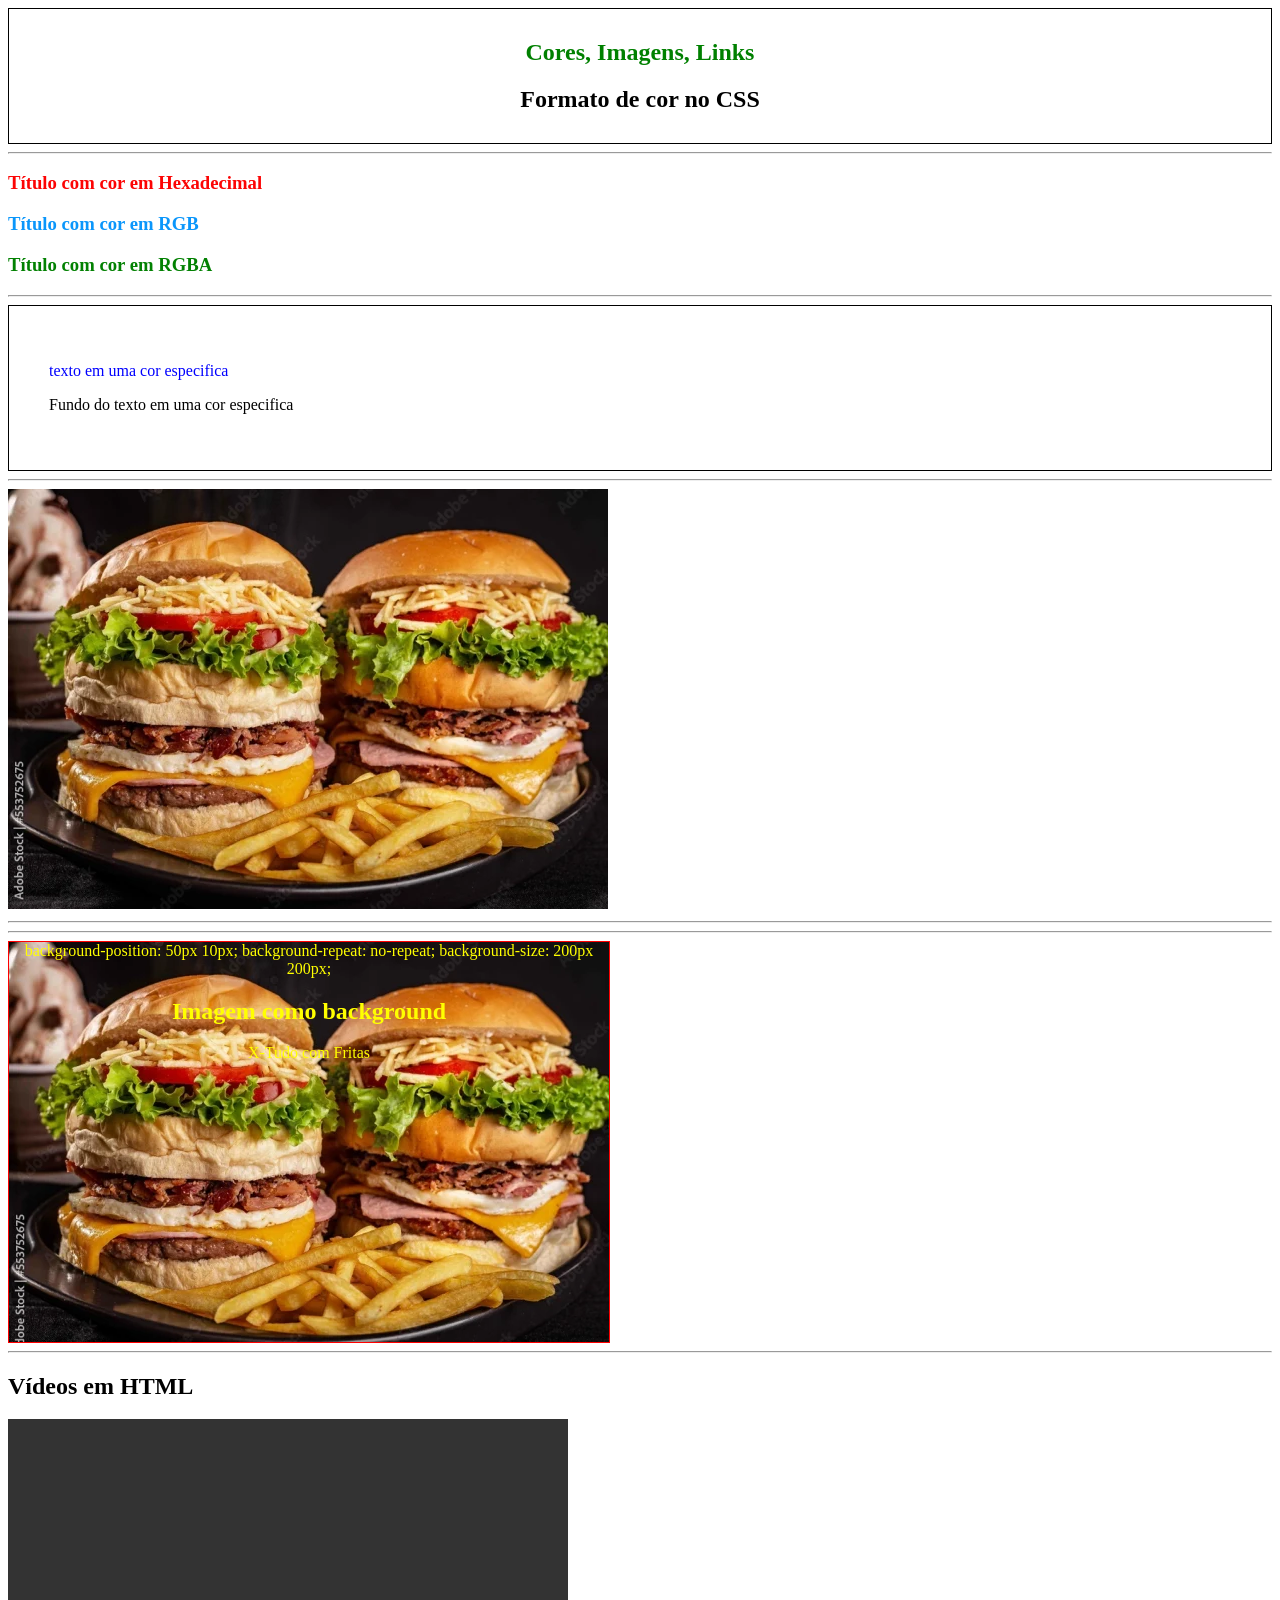
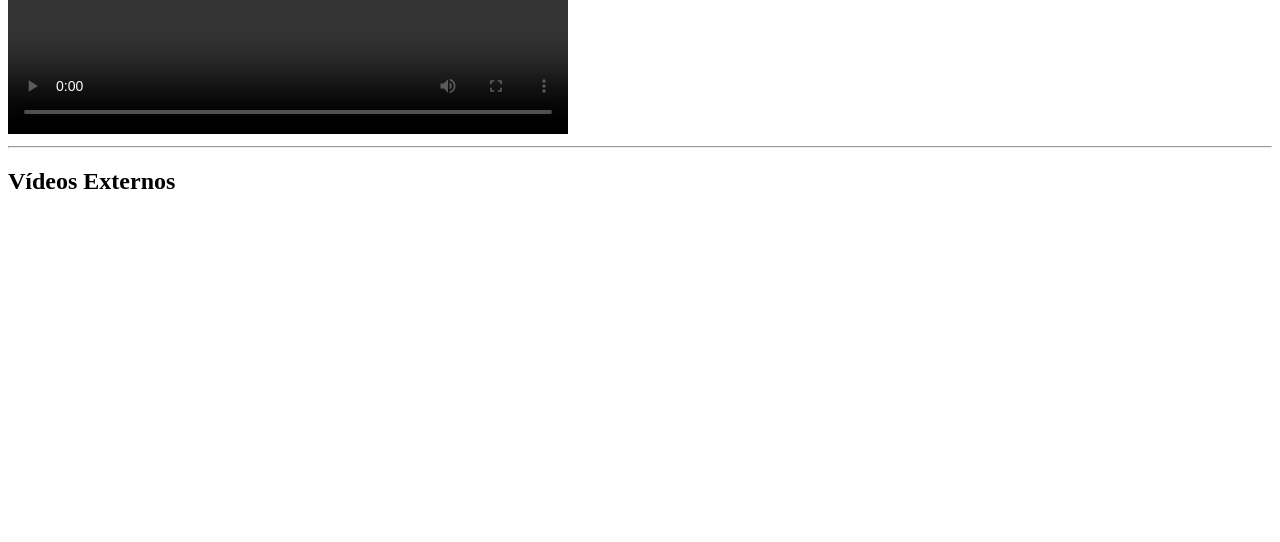
<file: aula3_cores_imagens_links/index.html>
<!DOCTYPE html>
<html lang="en">
<head>
    <meta charset="UTF-8">
    <meta name="viewport" content="width=device-width, initial-scale=1.0">
    <title>Document</title>
</head>
<body>
    <header>
        <main>
        <!-- Cores em HTML -->
             <section>
    <div style="border: 1px solid black; padding: 10px">
        <h1 style="color: green; text-align: center;">Cores, Imagens, Links</h1>
        <h2 style="color: black; text-align: center;">Formato de cor no CSS</h2>
    </div>
    </header>
    <hr>
     <h3 style="color: rgb(252, 4, 4);">Título com cor em Hexadecimal</h3>
     <h3 style="color: rgb(10, 150, 251);">Título com cor em RGB</h3>
     <h3 style="color: rgb(2, 129, 2);">Título com cor em RGBA</h3>

</section>
<hr>

<div style="border: 1px solid black; padding: 40px">
    <p style="color: blue;">texto em uma cor especifica</p>
    <p style="background-color: rgb(255, 255, 255); color: black">Fundo do texto em uma cor especifica</p>
</div>
</section>
<hr>
    <section>
        <img src="assets/b2ap3_large_X-tudo-brasileiro.webp" alt="X-Tudo" title="X-Tudo de lanchonete">
        <hr>
        </section>
    <hr>
        <section>
            <div style="border: 1px solid red; width: 600px; height: 400px; color: yellow; text-align: center; background-image: url(assets/b2ap3_large_X-tudo-brasileiro.webp); background-repeat: no-repeat;">
                background-position: 50px 10px;
                background-repeat: no-repeat;
                background-size: 200px 200px;
                <h2>Imagem como background</h2>
                <p>X-Tudo com Fritas</p>

            </div>
        </section>
    <hr>
        <section>
            <h1>Vídeos em HTML</h1>
            <video src="assets/b2ap3_large_X-tudo-brasileiro.webp" controls autoplay Loop width="560" height="315">
                Seu navegdor não suporta o elemento do vídeo.

            </video>
        </section>
    <hr>
        <section>
            <h1>Vídeos Externos</h1>
            <iframe width="560" height="315" src="https://www.youtube.com/embed/Az2IeqsyiZs?si=pp_zlQTIVa7Zkmy0" title="YouTube video player" frameborder="0" allow="accelerometer; autoplay; clipboard-write; encrypted-media; gyroscope; picture-in-picture; web-share" referrerpolicy="strict-origin-when-cross-origin" allowfullscreen></iframe>
            </iframe>
        </section>
</body>
</html>
</file>
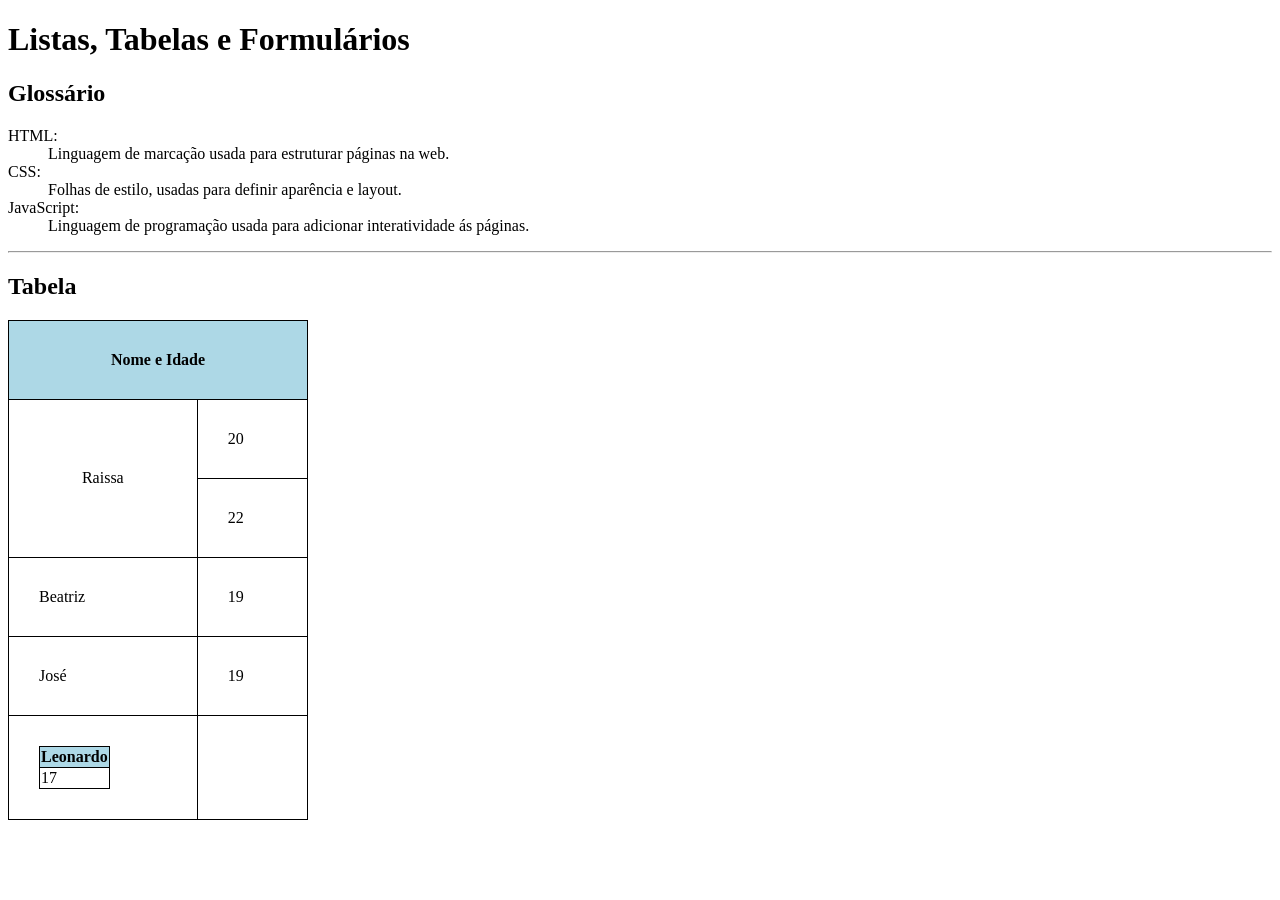
<file: aula4_listas_tabelas_formularios/index.html>
<!DOCTYPE html>
<html lang="en">
<head>
    <meta charset="UTF-8">
    <meta name="viewport" content="width=device-width, initial-scale=1.0">
    <title>Aula 4 Listas, Tabelas e Formulários</title>
    <style>
        table, th, td {
            border: 1px solid black;
            border-collapse: collapse;
        }
        th {
            background-color: lightblue;
        }
    </style>
</head>
<body>
    <header>
        <h1>Listas, Tabelas e Formulários</h1>
    </header>
    <main>
        <section>
            <h2>Glossário</h2>
            <dl>
                <dt>HTML:</dt>
                <dd>Linguagem de marcação usada para estruturar páginas na web.</dd>

                <dt>CSS:</dt>
                <dd>Folhas de estilo, usadas para definir aparência e layout.</dd>

                <dt>JavaScript:</dt>
                <dd>Linguagem de programação usada para adicionar interatividade ás páginas.</dd>
            </dl>
        </section>
        <hr>
        <section>
            <h2>Tabela</h2>
            <Table width="300px" height="300px" cellpadding="30" cellspacing="30">
                <tr>
                    <th colspan="2">Nome e Idade</th>
                    <!-- <th>Idade</tr> -->
                </tr>
                <tr>
                    <td rowspan="2" align="center"
                    valing="middle">Raissa</td>
                    <td>20</td>
                </tr>
                <tr>
                    <!-- <td>Antonio</td> -->
                    <td>22</td>
                </tr>
                <tr>
                    <td>Beatriz</td>
                    <td>19</td>
                </tr>
                <tr>
                    <td>José</td>
                    <td>19</td>
                </tr>
                <tr>
                    <td>
                        <table>
                            <tr>
                                <th>Leonardo</th>
                            </tr>
                            <tr>
                                <td>17</td>
                            </tr>
                        </table>
                    </td>
                </tr>
            </Table>
        </section>
    </main>
    </header>
</body>
</html>
</file>
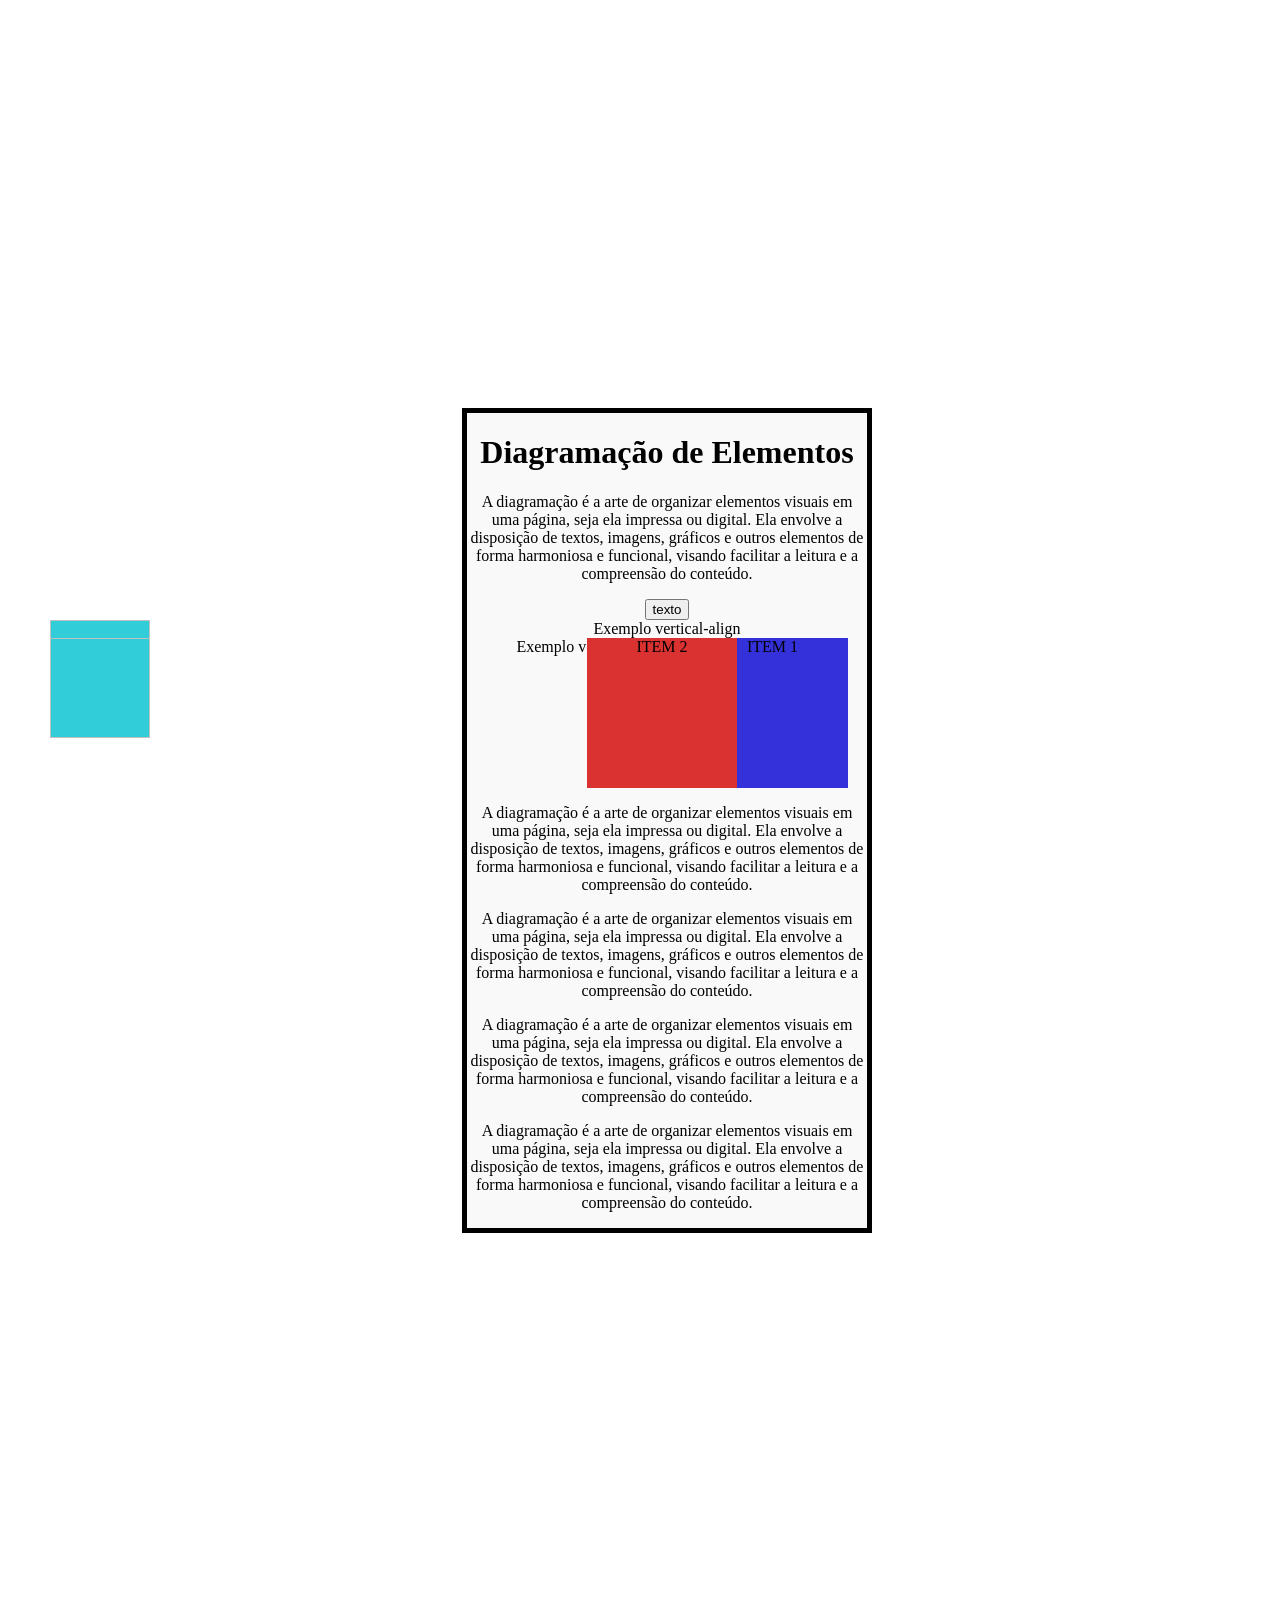
<file: aula6-Diagramacao de Elemento/index.html>
<!DOCTYPE html>
<html lang="pt-br">
<head>
  <meta charset="UTF-8">
  <meta name="viewport" content="width=!1, initial-scale=1.0">
  <title>diagramacao</title>
  <style>
  .container {
    width: 400px;
    margin: 400px;
    border: 5px solid #000000;
    background-color: #f9f9f9;
    text-align: center;
    position: relative;
    float: right;
  }

  img {
    width: 100px;
    height: 100px;
    background-color: #31ceda;
    position: fixed;
    left: 50px;
  }
    .item1 {
      width: 150px;
      height: 150px;
      background-color: #3431da;
      display: inline-block;
      position: relative;
      left: 30px;
      z-index: 1;
    }

    .item2 {
      width: 150px;
      height: 150px;
      background-color: #da3131;
      display: inline-block;
      position: absolute;
      left: 120px;
      z-index: 2;
    }
  </style>
</head>
<body>
  <div class="container">
    <h1>Diagramação de Elementos</h1>
    <p>A diagramação é a arte de organizar elementos visuais
       em uma página, seja ela impressa ou digital. Ela envolve a disposição de textos, 
       imagens, gráficos e outros elementos de forma harmoniosa e funcional,
       visando facilitar a leitura e a compreensão do conteúdo.</p>

       <button>texto</button>
       <div>
        <img>
        <span>Exemplo vertical-align</span>

  <div>
    <img>
     <span>Exemplo vertical-align</span>
<div class="item1">ITEM 1</div>
<div class="item2">ITEM 2</div>

</div>
<p>A diagramação é a arte de organizar elementos visuais
       em uma página, seja ela impressa ou digital. Ela envolve a disposição de textos, 
       imagens, gráficos e outros elementos de forma harmoniosa e funcional,
       visando facilitar a leitura e a compreensão do conteúdo.</p>
<p>A diagramação é a arte de organizar elementos visuais
       em uma página, seja ela impressa ou digital. Ela envolve a disposição de textos, 
       imagens, gráficos e outros elementos de forma harmoniosa e funcional,
       visando facilitar a leitura e a compreensão do conteúdo.</p>
<p>A diagramação é a arte de organizar elementos visuais
       em uma página, seja ela impressa ou digital. Ela envolve a disposição de textos, 
       imagens, gráficos e outros elementos de forma harmoniosa e funcional,
       visando facilitar a leitura e a compreensão do conteúdo.</p>
<p>A diagramação é a arte de organizar elementos visuais
       em uma página, seja ela impressa ou digital. Ela envolve a disposição de textos, 
       imagens, gráficos e outros elementos de forma harmoniosa e funcional,
       visando facilitar a leitura e a compreensão do conteúdo.</p>

</body>
</file>
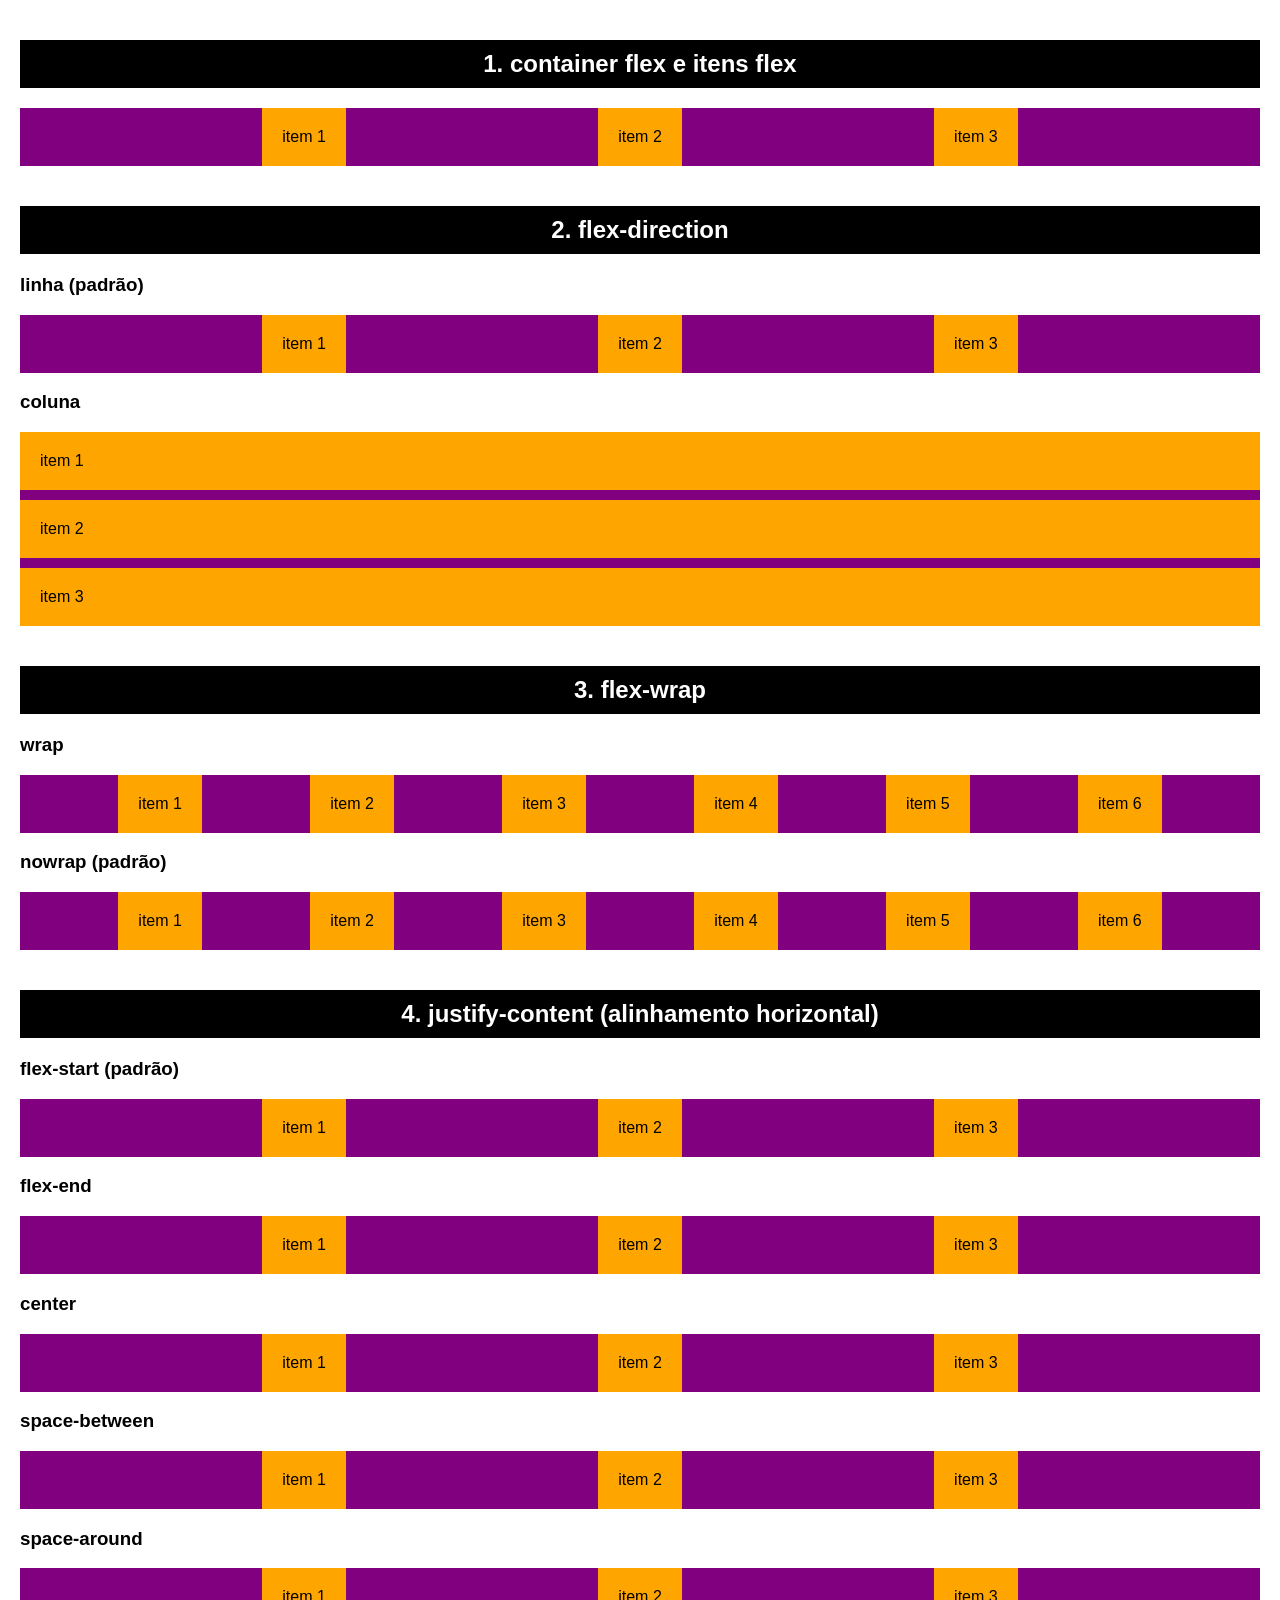
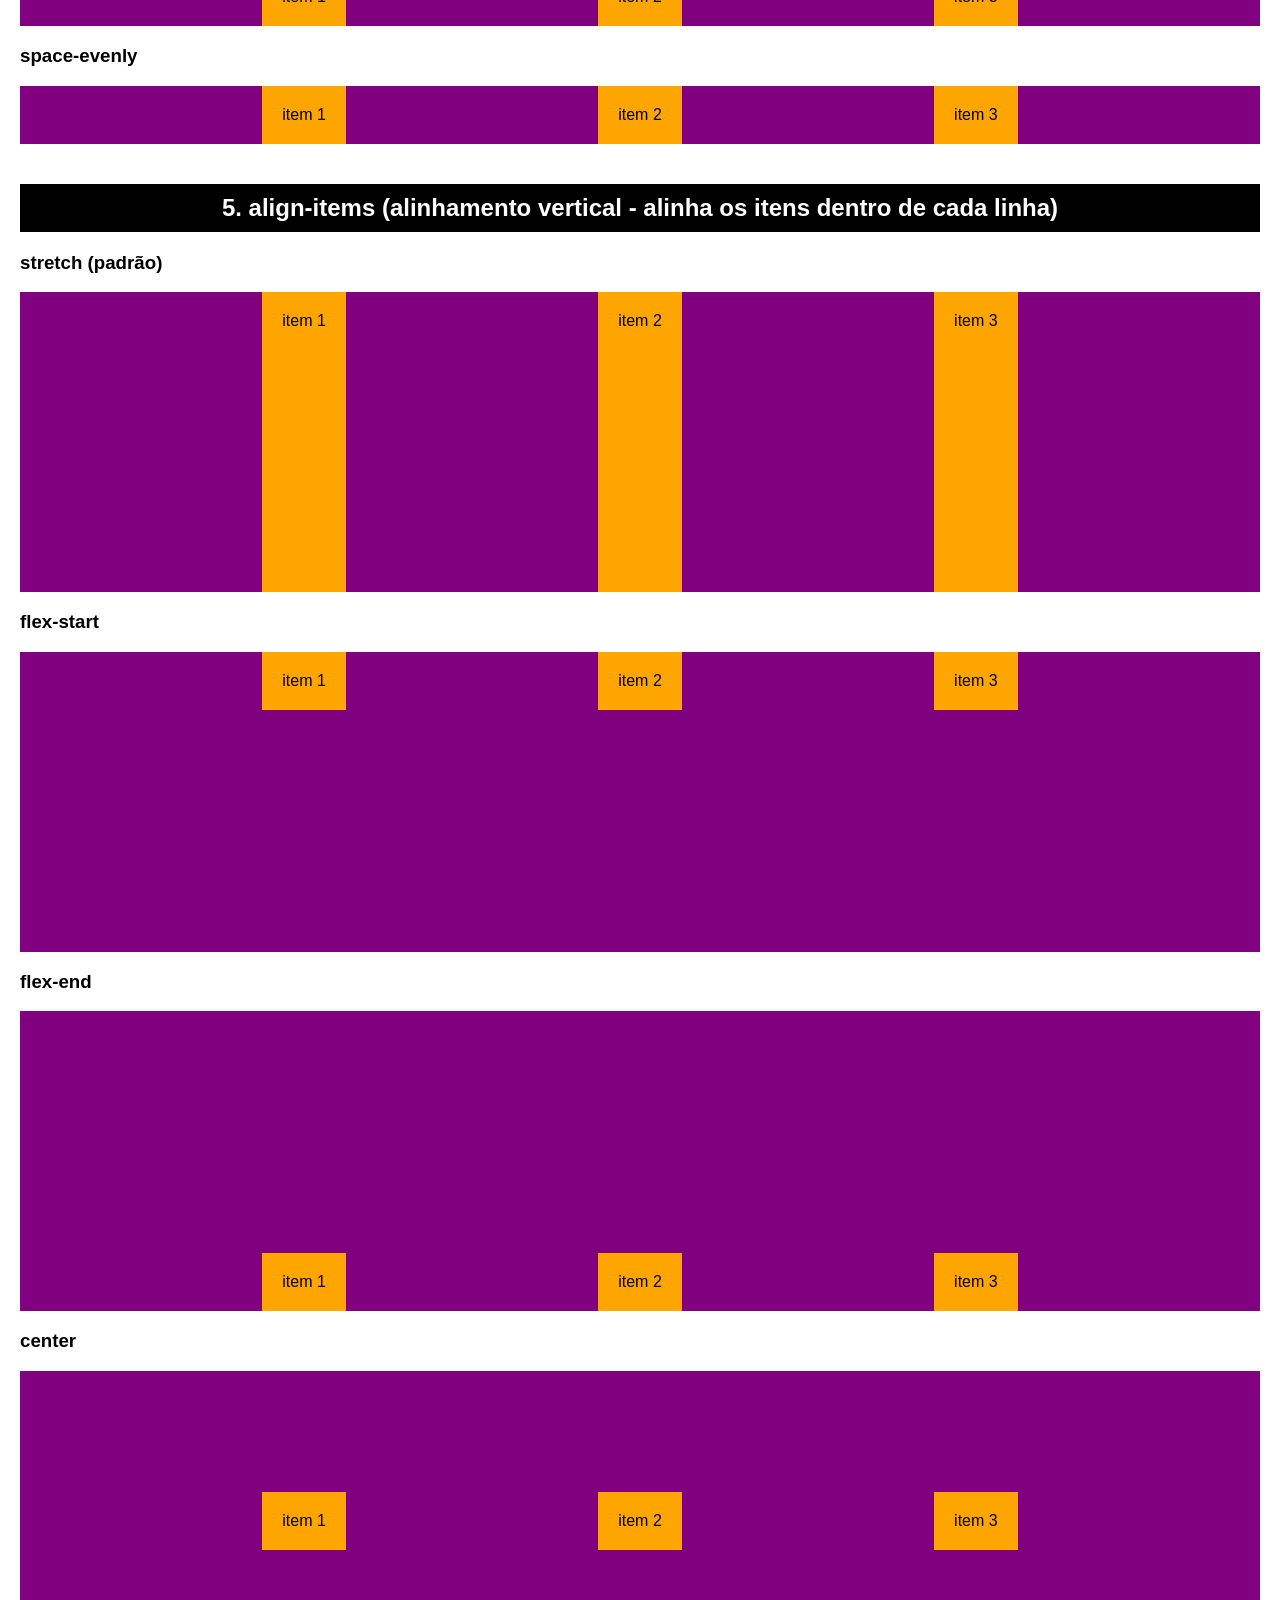
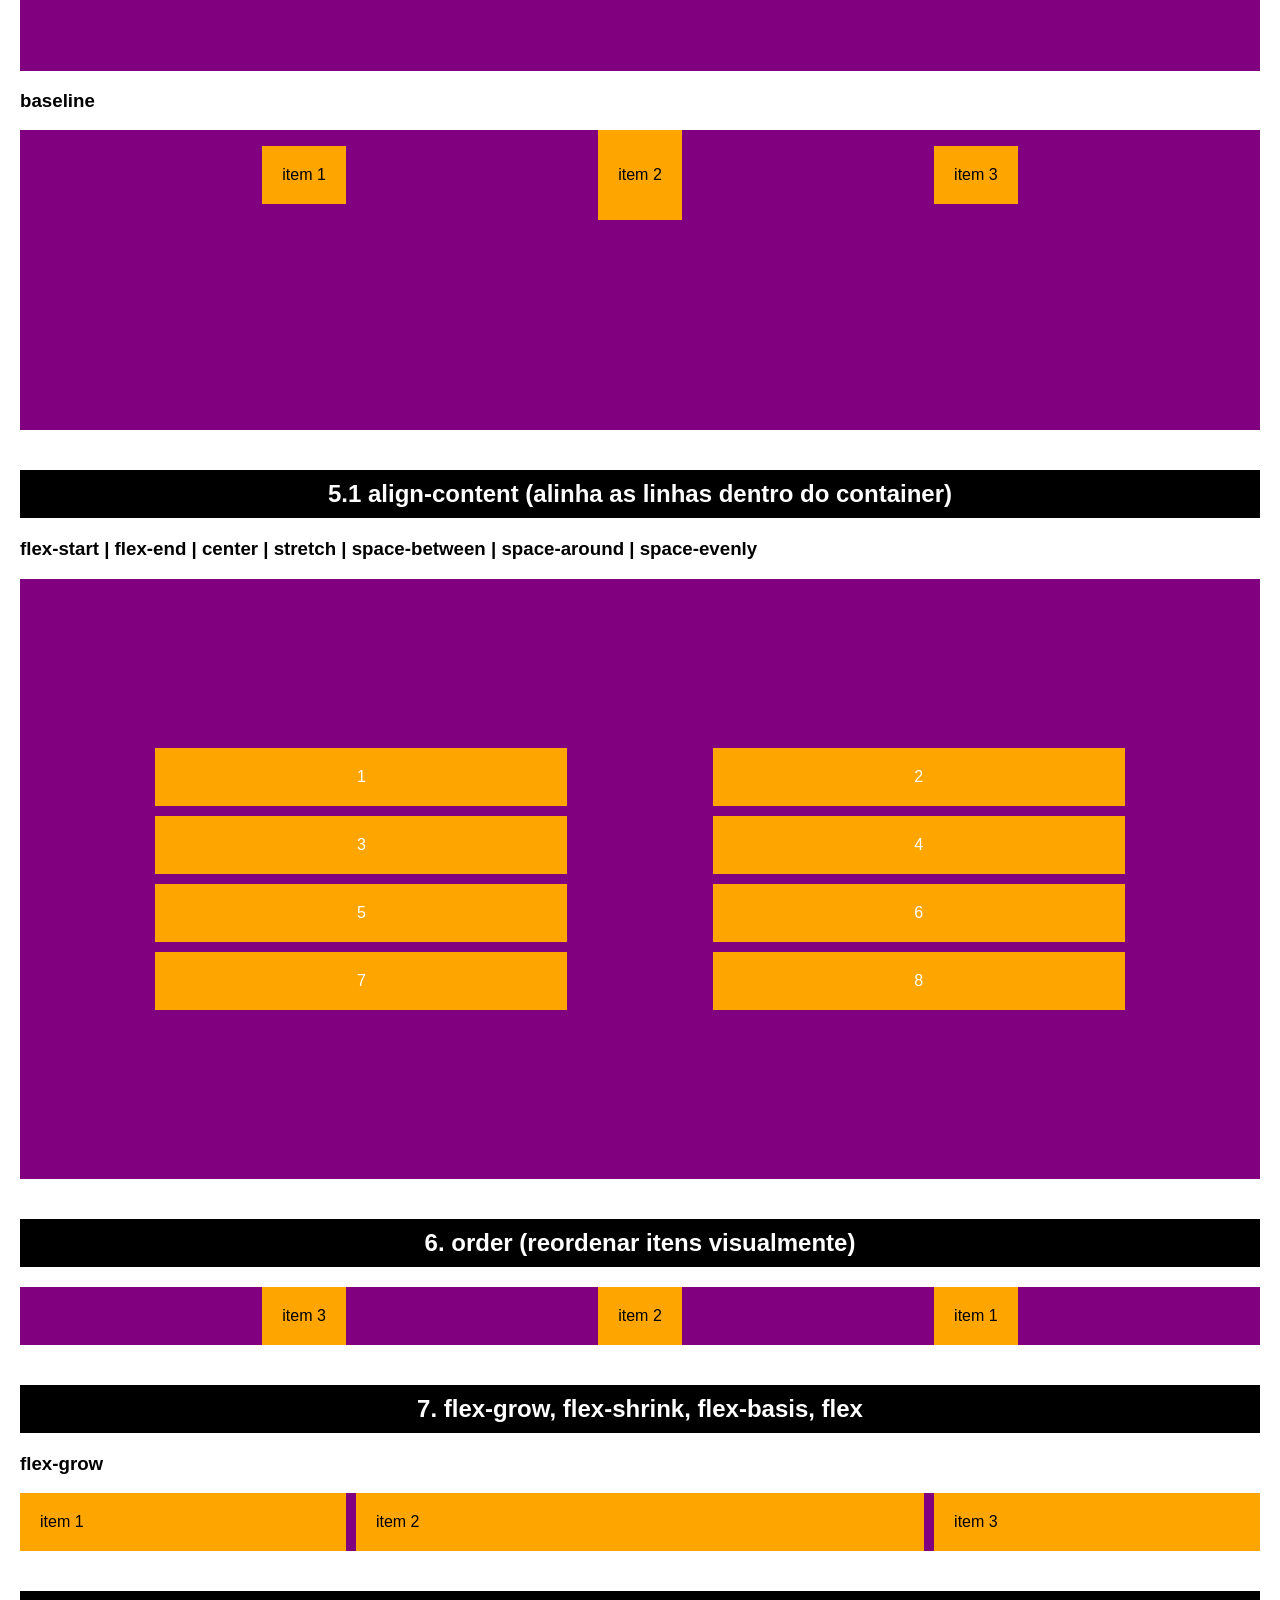
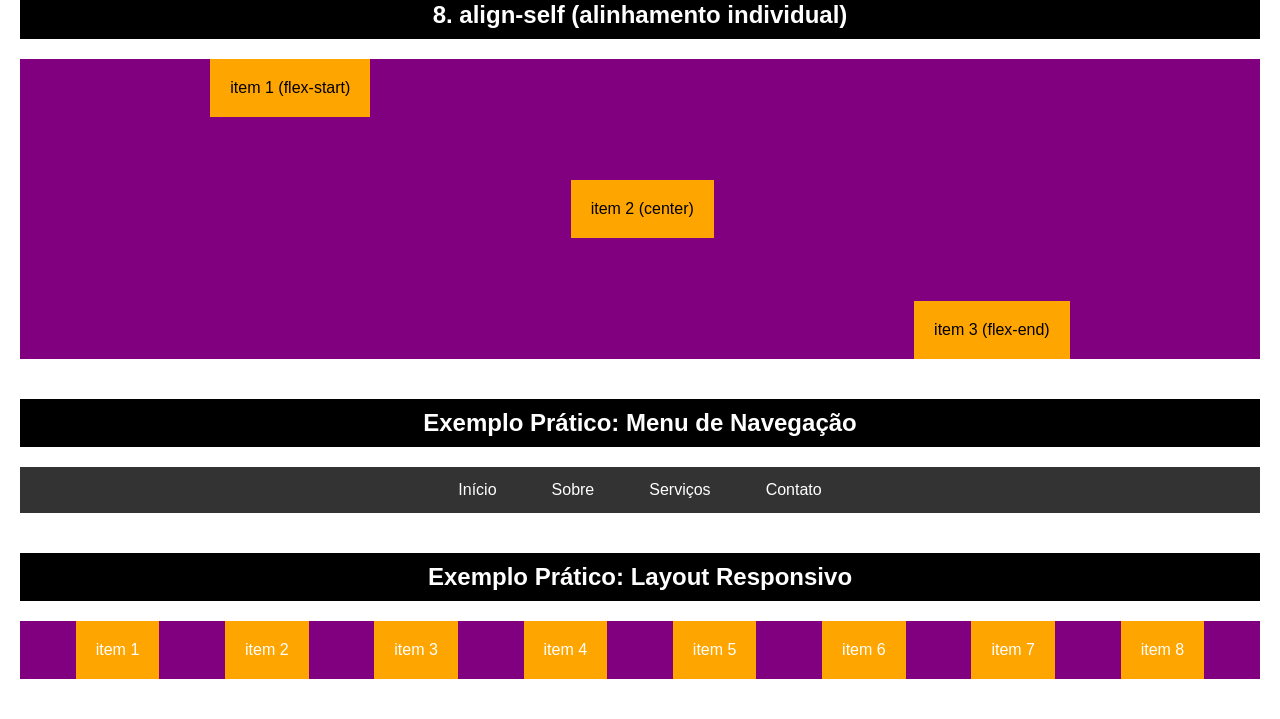
<file: aula6-Diagramacao de Elemento/ex-flexbox/index.html>
<!DOCTYPE html>
<html lang="pt-BR">
  <head>
    <meta charset="UTF-8" />
    <meta name="viewport" content="width=device-width, initial-scale=1.0" />
    <title>Exemplos de Flexbox</title>
    <link rel="stylesheet" href="style.css" />
  </head>
  <body>
    <!-- 1. Container Flex e Itens Flex -->
    <section>
      <h2>1. container flex e itens flex</h2>
      <div class="container-flex">
        <div class="item-flex">item 1</div>
        <div class="item-flex">item 2</div>
        <div class="item-flex">item 3</div>
      </div>
    </section>

    <!-- 2. flex-direction -->
    <section>
      <h2>2. flex-direction</h2>
      <h3>linha (padrão)</h3>
      <div class="container-flex direcao-linha">
        <div class="item-flex">item 1</div>
        <div class="item-flex">item 2</div>
        <div class="item-flex">item 3</div>
      </div>
      <h3>coluna</h3>
      <div class="container-flex direcao-coluna">
        <div class="item-flex">item 1</div>
        <div class="item-flex">item 2</div>
        <div class="item-flex">item 3</div>
      </div>
    </section>

    <!-- 3. flex-wrap (quebra de linha - responsividade) -->
    <section>
      <h2>3. flex-wrap</h2>
      <h3>wrap</h3>
      <div class="container-flex wrap">
        <div class="item-flex">item 1</div>
        <div class="item-flex">item 2</div>
        <div class="item-flex">item 3</div>
        <div class="item-flex">item 4</div>
        <div class="item-flex">item 5</div>
        <div class="item-flex">item 6</div>
      </div>
      <h3>nowrap (padrão)</h3>
      <div class="container-flex nowrap">
        <div class="item-flex">item 1</div>
        <div class="item-flex">item 2</div>
        <div class="item-flex">item 3</div>
        <div class="item-flex">item 4</div>
        <div class="item-flex">item 5</div>
        <div class="item-flex">item 6</div>
      </div>
    </section>

    <!-- 4. justify-content -->
    <section>
      <h2>4. justify-content (alinhamento horizontal)</h2>
      <h3>flex-start (padrão)</h3>
      <div class="container-flex justificar-inicio">
        <div class="item-flex">item 1</div>
        <div class="item-flex">item 2</div>
        <div class="item-flex">item 3</div>
      </div>
      <h3>flex-end</h3>
      <div class="container-flex justificar-fim">
        <div class="item-flex">item 1</div>
        <div class="item-flex">item 2</div>
        <div class="item-flex">item 3</div>
      </div>
      <h3>center</h3>
      <div class="container-flex justificar-centro">
        <div class="item-flex">item 1</div>
        <div class="item-flex">item 2</div>
        <div class="item-flex">item 3</div>
      </div>
      <h3>space-between</h3>
      <div class="container-flex justificar-space-between">
        <div class="item-flex">item 1</div>
        <div class="item-flex">item 2</div>
        <div class="item-flex">item 3</div>
      </div>
      <h3>space-around</h3>
      <div class="container-flex justificar-space-around">
        <div class="item-flex">item 1</div>
        <div class="item-flex">item 2</div>
        <div class="item-flex">item 3</div>
      </div>
      <h3>space-evenly</h3>
      <div class="container-flex justificar-space-evenly">
        <div class="item-flex">item 1</div>
        <div class="item-flex">item 2</div>
        <div class="item-flex">item 3</div>
      </div>
    </section>

    <!-- 5. align-items -->
    <section class="alinhar-items">
      <h2>5. align-items (alinhamento vertical - alinha os itens dentro de cada linha)</h2>
      <h3>stretch (padrão)</h3>
      <div class="container-flex alinhar-stretch">
        <div class="item-flex">item 1</div>
        <div class="item-flex">item 2</div>
        <div class="item-flex">item 3</div>
      </div>
      <h3>flex-start</h3>
      <div class="container-flex alinhar-inicio">
        <div class="item-flex">item 1</div>
        <div class="item-flex">item 2</div>
        <div class="item-flex">item 3</div>
      </div>
      <h3>flex-end</h3>
      <div class="container-flex alinhar-fim">
        <div class="item-flex">item 1</div>
        <div class="item-flex">item 2</div>
        <div class="item-flex">item 3</div>
      </div>
      <h3>center</h3>
      <div class="container-flex alinhar-centro">
        <div class="item-flex">item 1</div>
        <div class="item-flex">item 2</div>
        <div class="item-flex">item 3</div>
      </div>
      <h3>baseline</h3>
      <div class="container-flex alinhar-baseline">
        <div class="item-flex">item 1</div>
        <div class="item-flex"><p>item 2</p></div>
        <div class="item-flex">item 3</div>
      </div>
    </section>

    <!-- 5.1. align-content -->
    <section>
      <h2>5.1 align-content (alinha as linhas dentro do container)</h2>
      <h3>flex-start | flex-end | center | stretch | space-between | space-around | space-evenly</h3>
      <div class="container-flex wrap alinhar-conteudo">
        <div class="item-flex caixa">1</div>
        <div class="item-flex caixa">2</div>
        <div class="item-flex caixa">3</div>
        <div class="item-flex caixa">4</div>
        <div class="item-flex caixa">5</div>
        <div class="item-flex caixa">6</div>
        <div class="item-flex caixa">7</div>
        <div class="item-flex caixa">8</div>
      </div>
    </section>

    <!-- 6. order -->
    <section>
      <h2>6. order (reordenar itens visualmente)</h2>
      <div class="container-flex">
        <div class="item-flex ordem3">item 1</div>
        <div class="item-flex ordem2">item 2</div>
        <div class="item-flex ordem1">item 3</div>
      </div>
    </section>

    <!-- 7. flex-grow -->
    <section>
      <h2>7. flex-grow, flex-shrink, flex-basis, flex</h2>
      <h3>flex-grow</h3>
      <div class="container-flex exemplo-grow">
        <div class="item-flex crescer1">item 1</div>
        <div class="item-flex crescer2">item 2</div>
        <div class="item-flex crescer1">item 3</div>
      </div>
    </section>

    <!-- 8. align-self -->
    <section class="alinhar-items-individuais">
      <h2>8. align-self (alinhamento individual)</h2>
      <div class="container-flex">
        <div class="item-flex self-inicio">item 1 (flex-start)</div>
        <div class="item-flex self-centro">item 2 (center)</div>
        <div class="item-flex self-fim">item 3 (flex-end)</div>
      </div>
    </section>

    <!-- 9. Exemplo Prático: Menu de Navegação -->
    <section>
      <h2>Exemplo Prático: Menu de Navegação</h2>
      <nav class="menu-nav">
        <a href="#">Início</a>
        <a href="#">Sobre</a>
        <a href="#">Serviços</a>
        <a href="#">Contato</a>
      </nav>
    </section>

    <!-- 10. Exemplo Prático: Layout Responsivo -->
    <section>
      <h2>Exemplo Prático: Layout Responsivo</h2>
      <div class="container-flex responsivo">
        <div class="item-flex caixa">item 1</div>
        <div class="item-flex caixa">item 2</div>
        <div class="item-flex caixa">item 3</div>
        <div class="item-flex caixa">item 4</div>
        <div class="item-flex caixa">item 5</div>
        <div class="item-flex caixa">item 6</div>
        <div class="item-flex caixa">item 7</div>
        <div class="item-flex caixa">item 8</div>
      </div>
    </section>
  </body>
</html>
</file>
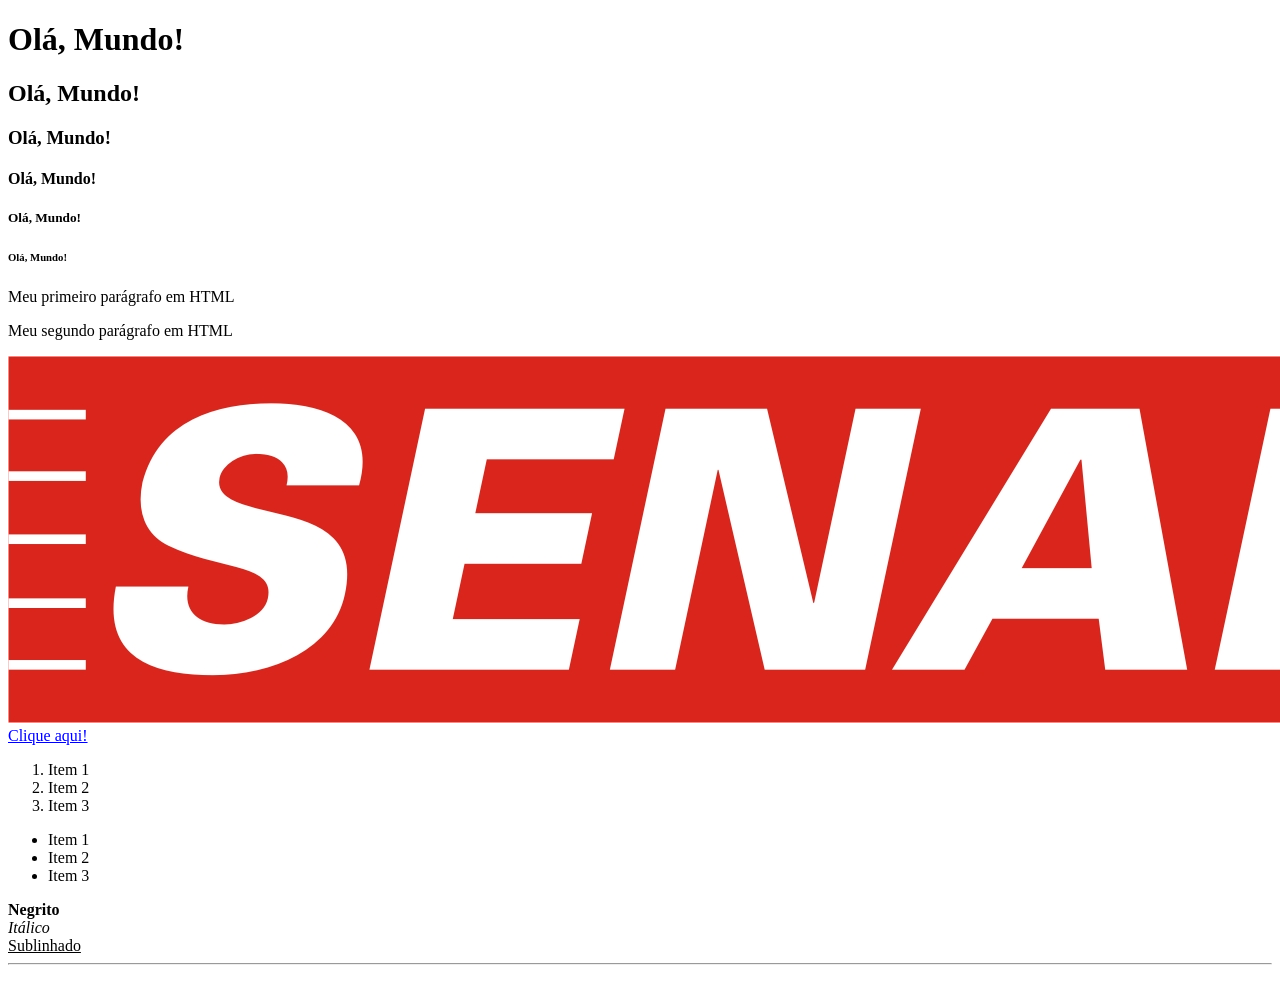
<file: aula1_estrutura_basica/exemplo.html>
<!DOCTYPE html>
<html>

<head>
    <meta charset="UTF-8">
    <meta name="description" content="">
    <meta name="viewport" content="width=device-width, initial-scale=1.0">
    <title>Minha Primeira Página HTML</title>
</head>

<body>
    <h1> Olá, Mundo! </h1>
    <h2> Olá, Mundo! </h2>
    <h3> Olá, Mundo! </h3>
    <h4> Olá, Mundo! </h4>
    <h5> Olá, Mundo! </h5>
    <h6> Olá, Mundo! </h6>

    <p>Meu primeiro parágrafo em HTML</p>
    <p>Meu segundo parágrafo em HTML</p>

    <img src="SENAI-SP.jpg" alt="Imagem SENAI">

    <a href="https://www.google.com.br" target="_blank">Clique aqui!</a>

    <ol>
        <li>Item 1</li>
        <li>Item 2</li>
        <li>Item 3</li>
    </ol>
    <ul>
        <li>Item 1</li>
        <li>Item 2</li>
        <li>Item 3</li>
    </ul>
        <B>Negrito</B>
        <br>
        <i>Itálico</i>
        <br>
        <u>Sublinhado</u>
        <br>
        <hr>
        <br>

</body>

</html>
</file>
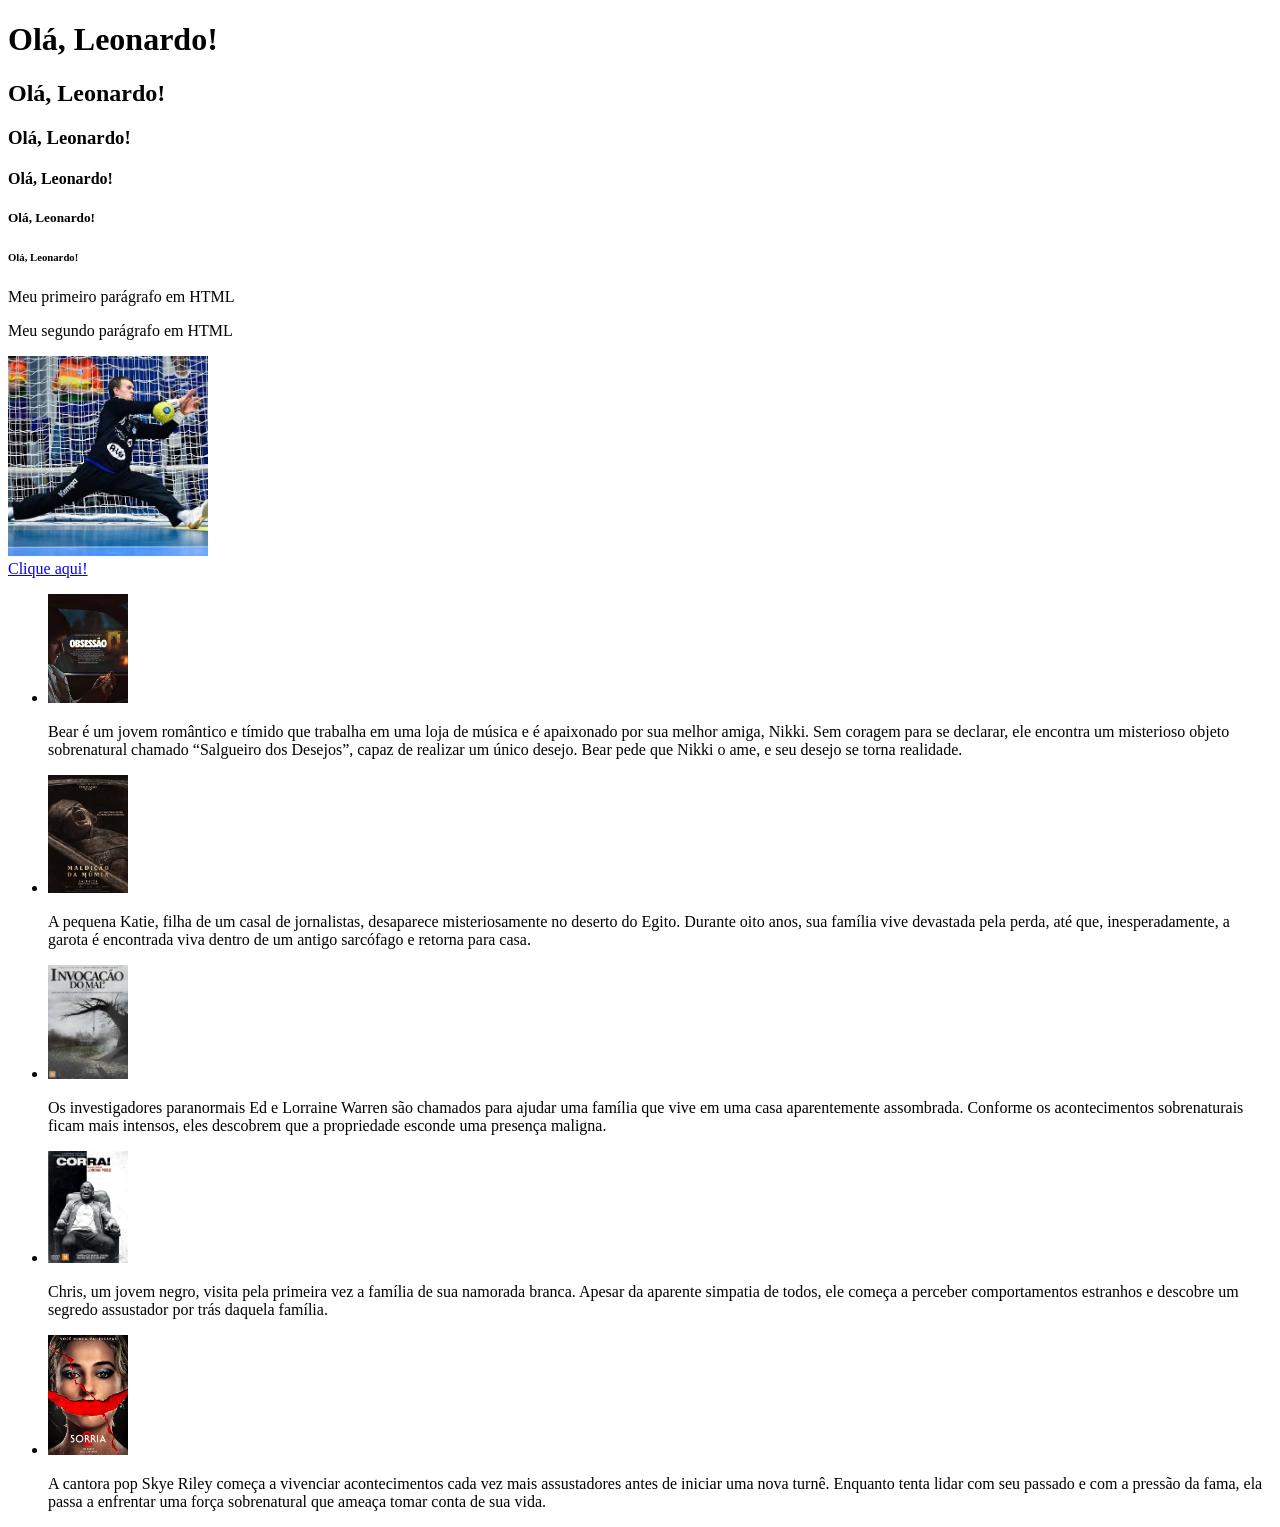
<file: aula1_estrutura_basica/exercicio.html>
<!DOCTYPE html>
    <html>

<head>
    <meta charset="UTF-8">
    <meta name="description" content="filmes">
    <title>Minha Primeira Página HTML</title>
</head>

<body>
    <h1> Olá, Leonardo! </h1>
    <h2> Olá, Leonardo! </h2>
    <h3> Olá, Leonardo! </h3>
    <h4> Olá, Leonardo! </h4>
    <h5> Olá, Leonardo! </h5>
    <h6> Olá, Leonardo! </h6>

    <p>Meu primeiro parágrafo em HTML</p>
    <p>Meu segundo parágrafo em HTML</p>

    <img src="images.jpg" alt="Imagem GOLEIRO" width="200px">

    <br>

    <a href="https://github.com/" target="_blank">Clique aqui!</a>

    <ul>
        <li>
            <img src="Obsessão.jpg"  alt="Imagem Filme" width="80px">
            <p>Bear é um jovem romântico e tímido que trabalha em uma loja de música e é apaixonado por sua melhor amiga, Nikki. Sem coragem para se declarar, ele encontra um misterioso objeto sobrenatural chamado “Salgueiro dos Desejos”, capaz de realizar um único desejo. Bear pede que Nikki o ame, e seu desejo se torna realidade.</p>
        </li>

         <li>
            <img src="Maldição da Múmia.jpg"  alt="Imagem Filme" width="80px">
            <p>A pequena Katie, filha de um casal de jornalistas, desaparece misteriosamente no deserto do Egito. Durante oito anos, sua família vive devastada pela perda, até que, inesperadamente, a garota é encontrada viva dentro de um antigo sarcófago e retorna para casa.</p>
        </li>

         <li>
            <img src="Invocação do Mal.jpg"  alt="Imagem Filme" width="80px">
            <p>Os investigadores paranormais Ed e Lorraine Warren são chamados para ajudar uma família que vive em uma casa aparentemente assombrada. Conforme os acontecimentos sobrenaturais ficam mais intensos, eles descobrem que a propriedade esconde uma presença maligna.</p>
         </li>

        <li>
            <img src="Corra.jpg"  alt="Imagem Filme" width="80px">
            <p>Chris, um jovem negro, visita pela primeira vez a família de sua namorada branca. Apesar da aparente simpatia de todos, ele começa a perceber comportamentos estranhos e descobre um segredo assustador por trás daquela família.</p>
         </li>

        <li>
            <img src="Sorria 2.jpg"  alt="Imagem Filme" width="80px">
            <p>A cantora pop Skye Riley começa a vivenciar acontecimentos cada vez mais assustadores antes de iniciar uma nova turnê. Enquanto tenta lidar com seu passado e com a pressão da fama, ela passa a enfrentar uma força sobrenatural que ameaça tomar conta de sua vida.</p>
         </li>
      
    </ul>
</body>

</html>
</file>
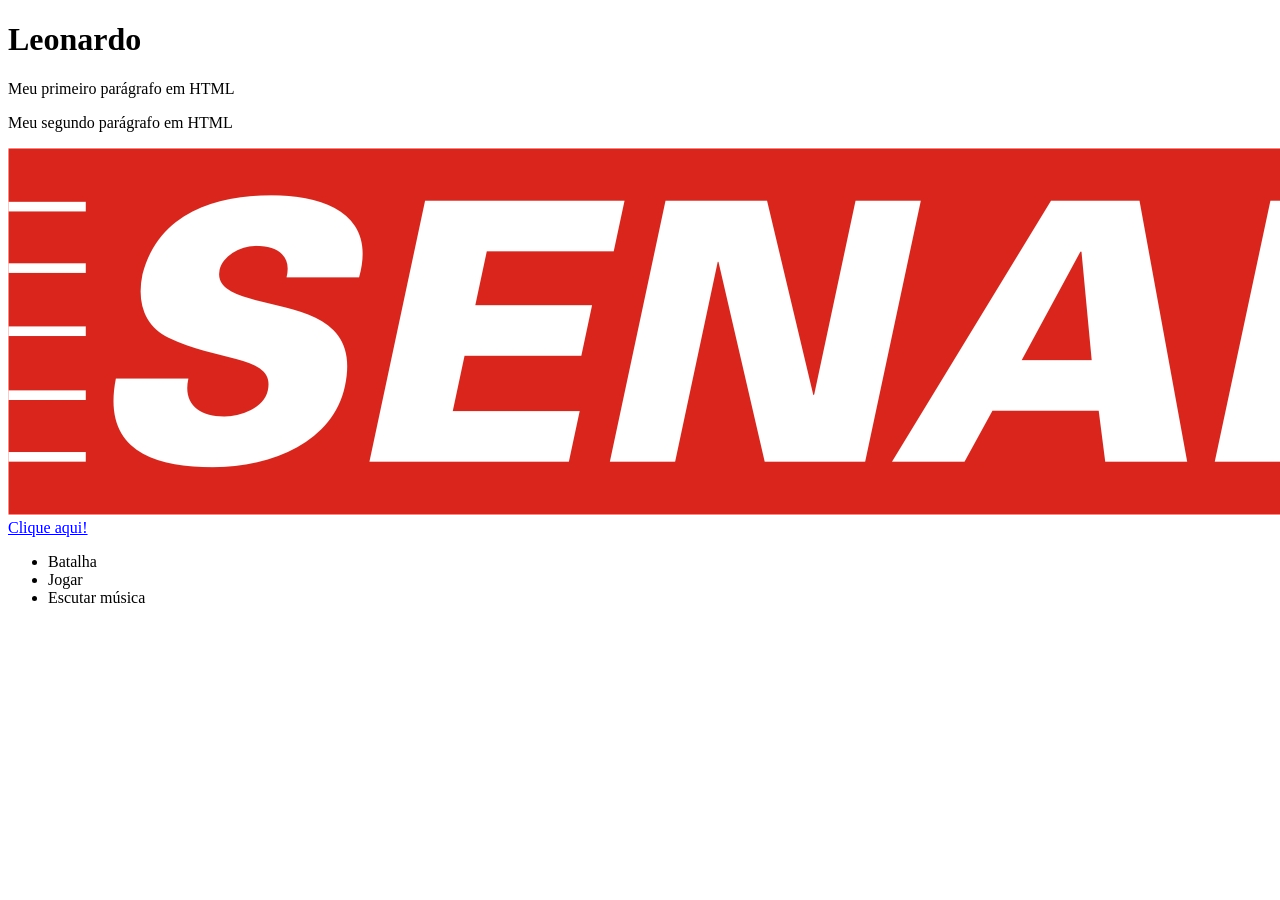
<file: aula1_estrutura_basica/sobre_mim.html>
<!DOCTYPE html>
<html>

<head>
    <meta charset="UTF-8">
    <meta name="description" content="">
    <meta name="viewport" content="width=device-width, initial-scale=1.0">
    <title>Leonardo</title>
</head>

<body>
    <h1>Leonardo</h1>
    
    <p>Meu primeiro parágrafo em HTML</p>
    <p>Meu segundo parágrafo em HTML</p>

    <img src="SENAI-SP.jpg" alt="Imagem SENAI">

    <a href="https://github.com/" target="_blank">Clique aqui!</a>

    <ul>
        <li>Batalha</li>
        <li>Jogar</li>
        <li>Escutar música</li>
    
    </ul>


</body>

</html>
</file>
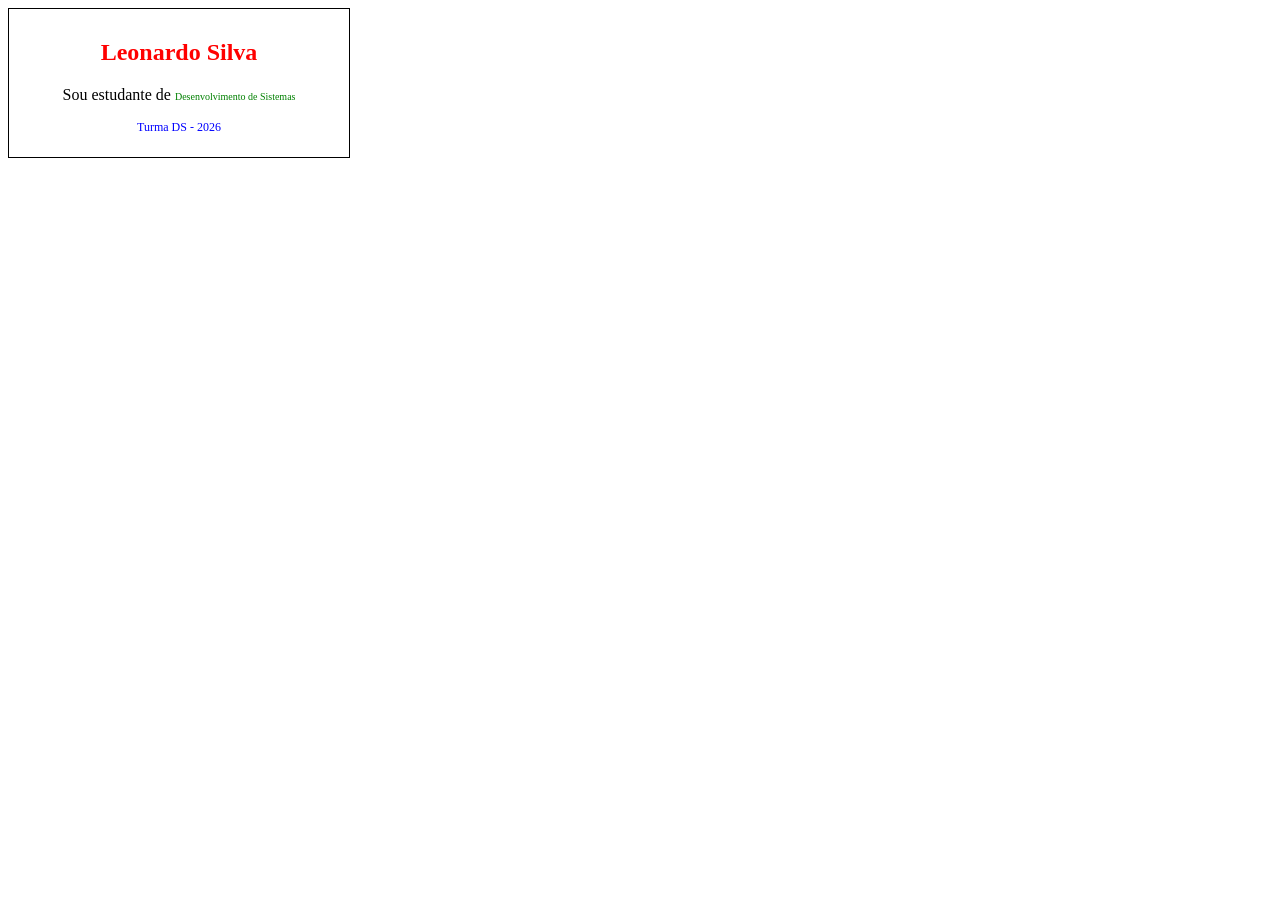
<file: aula2_html_semantico/cartao.html>
<!DOCTYPE html>
<html lang="en">
<head>
    <meta charset="UTF-8">
    <meta name="viewport" content="width=device-width, initial-scale=1.0">
    <title>Document</title>
</head>
<body>
<div style="border: 1px solid black; padding: 10px; width: 320px; text-align: center;">
    <h2 style="color: red;">Leonardo Silva</h2>
    <p>Sou estudante de <span style="color: green; font-size: 10px">Desenvolvimento de Sistemas</span></p>
    <p style="color: blue; font-size: 12px;">Turma DS - 2026</p>
</div>
</body>
</html>
</file>
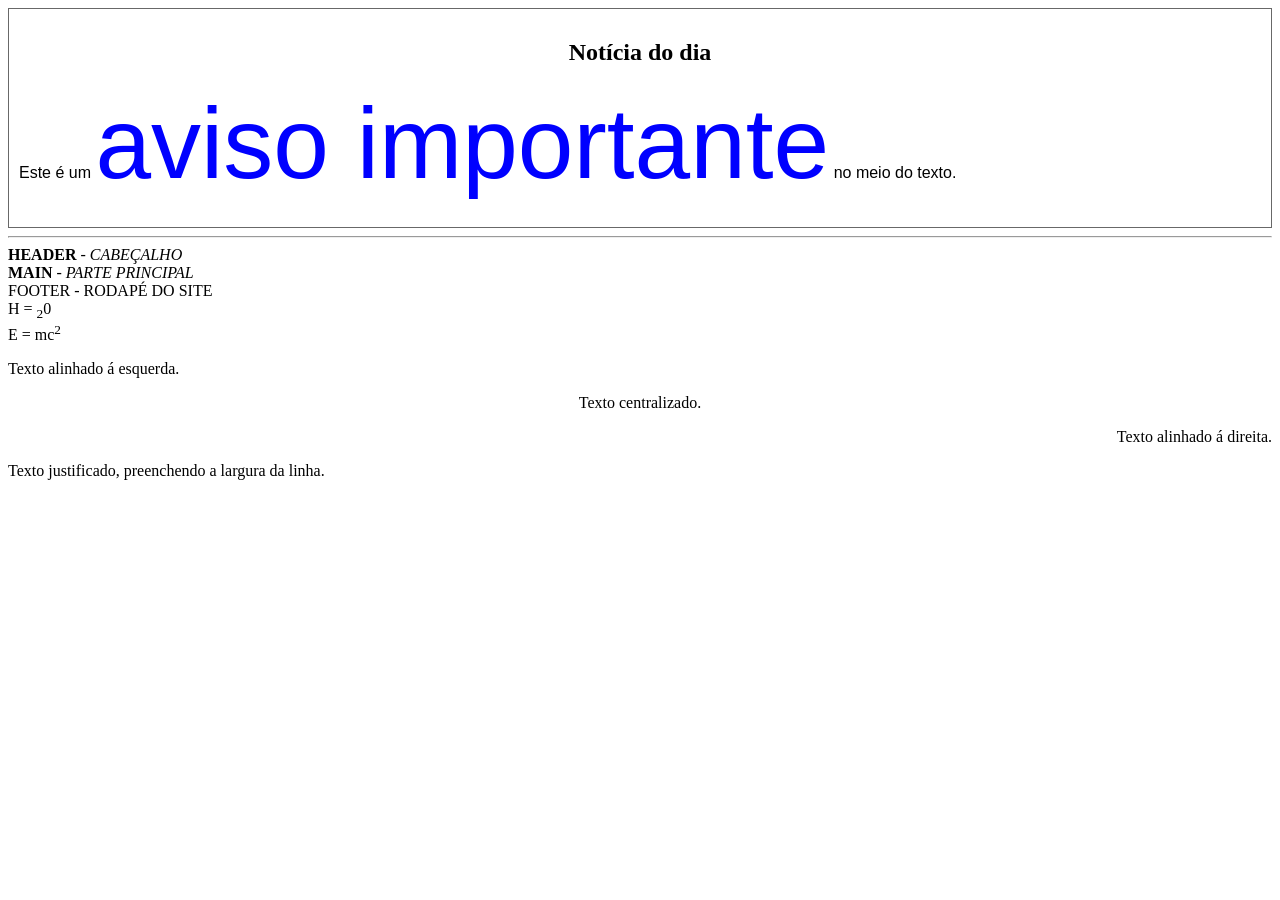
<file: aula2_html_semantico/exemplo.html>
<!DOCTYPE html>
<html lang="en">

<head>
    <meta charset="UTF-8">
    <meta name="viewport" content="width=device-width, initial-scale=1.0">
    <title>Document</title>
</head>

<body>
    <div style="border: 1px solid rgb(104, 104, 104); padding: 10px;">
        <h2 style="text-align: center;">Notícia do dia</h2>
        <p style="font-family: Impact, Haettenschweiler, 'Arial Narrow Bold', sans-serif;">Este é um <span
                style="color: blue; font-size: 100px">aviso importante</span> no meio do texto.</p>
    </div>
    <hr>
    <header>
        <b>HEADER</b> - <i>CABEÇALHO</i>
    </header>
    <main>
        <strong>MAIN</strong> - <em>PARTE PRINCIPAL</em>
    </main>
    <footer>
        FOOTER - RODAPÉ DO SITE
    </footer>
    H = <sub>2</sub>0
    <br>
    E = mc<sup>2</sup>
    </hr>

    <p style="text-align: left;">Texto alinhado á esquerda.</p>
    <p style="text-align: center;">Texto centralizado.</p>
    <p style="text-align: right;">Texto alinhado á direita.</p>
    <p style="text-align: justify;">Texto justificado, preenchendo a largura da linha.</p>


</body>

</html>
</file>
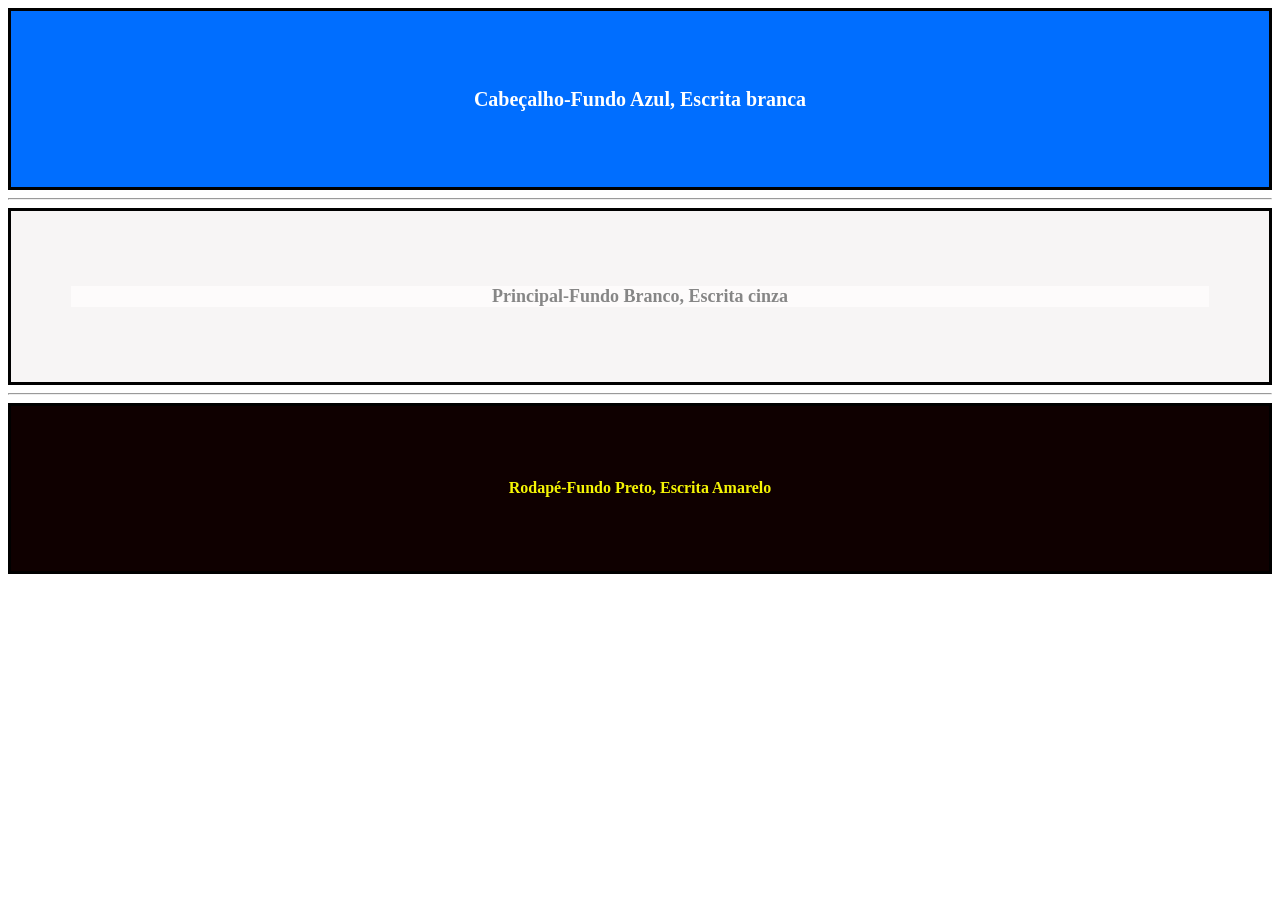
<file: aula3_cores_imagens_links/atividade-cores.html>
<!DOCTYPE html>
<html lang="en">
<head>
    <meta charset="UTF-8">
    <meta name="viewport" content="width=device-width, initial-scale=1.0">
    <title>Atividade-cores.html</title>
</head>
<body>
    <header>
        <section>
        <div style="border: 3px solid black; padding: 60px; background-color: rgb(0, 110, 255)">
            <h1 style="color: rgb(255, 255, 255); background-color: rgb(0, 110, 255); text-align: center; font-size: 20px;">Cabeçalho-Fundo Azul, Escrita branca</h1>
       </div>
        </section>
    </header>
    <hr>
    <main>
        <section>
            <div style="border: 3px solid black; padding: 60px; background-color: rgb(247, 245, 245);">
                <h2 style="color: rgb(134, 134, 134); background-color: rgb(253, 251, 251); text-align: center; font-size: 18px;">Principal-Fundo Branco, Escrita cinza</h2>

            </div>
        </section>
    </main>
    <hr>
    <footer>
        <section>
            <div style="border: 3px solid black; padding: 60px; background-color: rgb(15, 0, 0);">
                <h2 style="color: rgb(245, 245, 4); background-color: rgb(15, 0, 0); text-align: center; font-size: 16px;">Rodapé-Fundo Preto, Escrita Amarelo</h2>


        </section>
</body>
</html>
</file>
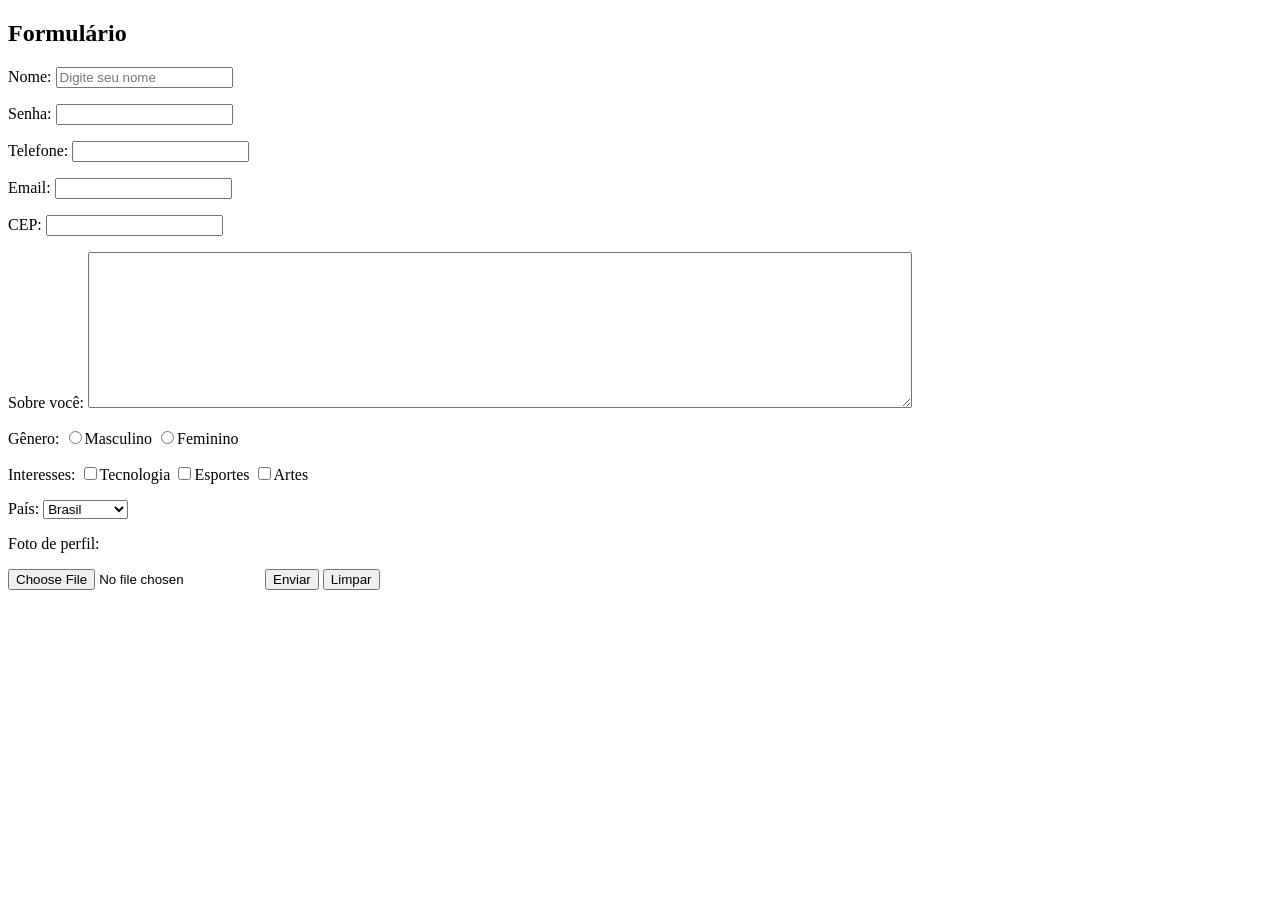
<file: aula4_listas_tabelas_formularios/formulario.html>
<!DOCTYPE html>
<html lang="en">
<head>
    <meta charset="UTF-8">
    <meta name="viewport" content="width=device-width, initial-scale=1.0">
    <title>Formulário</title>
</head>
<body>
  <section>
    <h2>Formulário</h2>
    <form action="cadastro.php" method="post">
        <p><label>Nome:</label>
            <input type="text" name="nome" placeholder="Digite seu nome" required>
    </p>
    <p><label>Senha:</label>
        <input type="password" name="senha" required maxlength="8">
    </p>
    <p><label>Telefone:</label>
        <input type="password" name="telefone" required maxlength="8">
    </p>
    <p><label>Email:</label>
        <input type="password" name="email" required maxlength="8">
    </p>
    <p><label>CEP:</label>
        <input type="password" name="CEP" required maxlength="8">
    </p>
    <p><label>Sobre você:</label>
        <textarea name="bio" rows="10" cols="100"></textarea>
    </p>
    <p><label>Gênero:</label>
        <input type="radio" name="genero" value="M">Masculino
        <input type="radio" name="genero" value="F">Feminino
    </p>
    <p><label>Interesses:</label>
        <input type="checkbox" name="interesses" value="Tecnologia">Tecnologia
        <input type="checkbox" name="interesses" value="Esportes">Esportes
        <input type="checkbox" name="interesses" value="Artes">Artes  
    </p>
    <p><label>País:</label>
        <select name="país">
        <option value="brasil">Brasil</option>
        <option value="venezuela">Venezuela</option>
        <option value="china">China</option>
    </select>
    </p>
    <p><label>Foto de perfil:</label></p>
        <input type="file" name="foto">

        <input type="submit" value="Enviar">
        <input type="reset" value="Limpar">

    </form>
  </section>  
</body>
</html>
</file>
<file: aula6-Diagramacao de Elemento/ex-flexbox/style.css>
/* Estilos Gerais */
body {
    font-family: Arial, sans-serif;
    margin: 20px;
}

section {
    margin-bottom: 40px;
}

h2 {
    margin-top: 40px;
    padding-top: 10px;
    padding-bottom: 10px;
    background-color: black;
    color: white;
    text-align: center;
}

/* ativação do Flex para todos os containers */
/* container flex e itens flex */
.container-flex {
    display: flex;
    background-color: purple;
    gap: 10px;
}
.item-flex {
    background-color: orange;
    padding: 20px;
}

/* 2. Direção do flex (Linha-Padrão e Coluna) */
.direcao-linha {
    flex-direction: row;
}
.direcao-coluna {
    flex-direction: column;
}

/* 3. Quebra de Linha (Responsividade) */
.wrap {
    flex-wrap: wrap;
}
.nowrap {
    flex-wrap: nowrap; /* Padrão */
}

/* 4. Alinhamento Horizontal (justify-content) */
.justificar-inicio {
    justify-content: flex-start; /* Padrão */
}
.justificar-fim {
    justify-content: end;
}
.justificar-centro {
    justify-content: center;
}
.justificar-espaco-between {
    justify-content: space-between;
}
.justificar-espaco-around {
    justify-content: space-around;
}
.container-flex {
    justify-content: space-evenly;
}

/* 5. Alinhamento Vertical (align-items) */
.alinhar-items .container-flex {
    height: 300px;
}
.alinhar-stretch {
    align-items: stretch; /* Padrão */
}
.alinhar-inicio {
    align-items: start;
}
.alinhar-fim {
    align-items: end;
}
.alinhar-centro {
    align-items: center;
}
.alinhar-baseline {
    align-items: baseline;
}

/* 5.1 Alinhamento de Linhas (align-content) */
.alinhar-conteudo {
    align-content: center;
    height: 600px; /* Definir altura para demostrar align-content */
}
.alinhar-conteudo .caixa {
    flex: 0 0 30%; /* para aumentar e fazer com que surja a quebra de linha */
}
.caixa {
    padding: 20px;
    text-align: center;
    color: white;
}

/* 6. Ordenação dos Itens (order) */
.ordem1 {
    order: 1;
}
.ordem2 {
    order: 2;
}
.ordem3 {
    order: 3;
}

/* 7. Flex Grow, Shrink, Basis e Flex */
.exemplo-flex .item-flex {
    flex-basis: 100px;
}
.crescer1 {
    flex-grow: 1;
}
.crescer2 {
    flex-grow: 2;
}

/* 8. align-self - alinha itens individualmente */
.alinhar-items-individuais .container-flex {
    height: 300px;
}
.self-inicio {
    align-self: start;
}
.self-centro {
    align-self: center;
}
.self-fim {
    align-self: end;
}

/* 9. Menu de Navegação */
.menu-nav {
    display: flex;
    justify-content: center;
    background-color: #333;
    gap: 15px;
}
a {
    color: white;
    text-decoration: none;
    padding: 14px 20px;
}
a:hover {
    background-color: #ddd;
    color:  #333;
}

.responsivo {
    flex-wrap: wrap;
}
</file>
